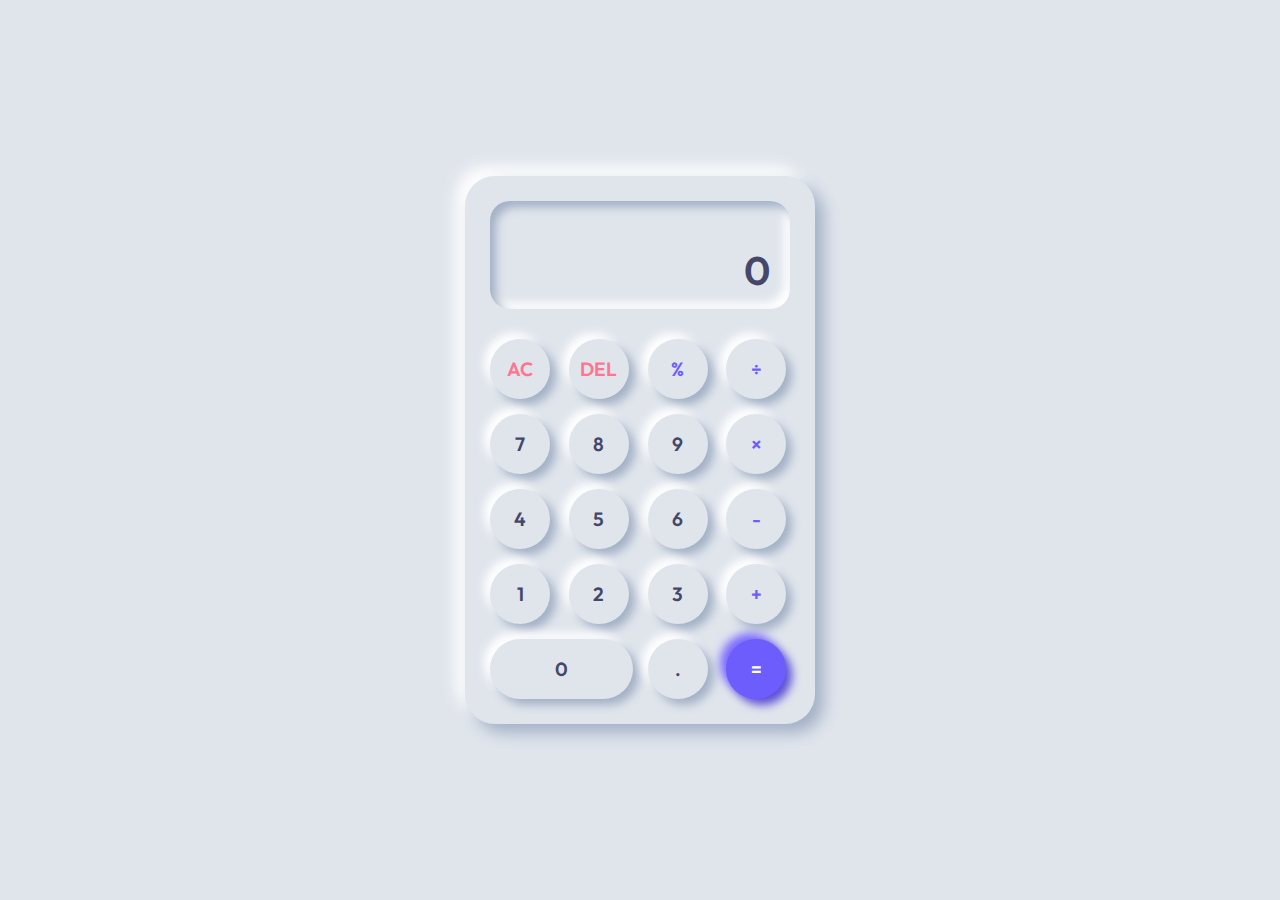
<file: Calculator/index.html>
<!DOCTYPE html>
<html lang="en">
<head>
    <meta charset="UTF-8">
    <meta name="viewport" content="width=device-width, initial-scale=1.0">
    <title>Simple Calculator</title>
    <link rel="stylesheet" href="style.css">
    <link rel="preconnect" href="https://fonts.googleapis.com">
    <link rel="preconnect" href="https://fonts.gstatic.com" crossorigin>
    <link href="https://fonts.googleapis.com/css2?family=Outfit:wght@300;400;600&display=swap" rel="stylesheet">
</head>
<body>
    <div class="container">
        <div class="calculator">
            <div class="display">
                <div class="history" id="history"></div>
                <div class="result" id="result">0</div>
            </div>
            <div class="buttons">
                <button class="btn action" data-action="clear">AC</button>
                <button class="btn action" data-action="delete">DEL</button>
                <button class="btn operator" data-operator="%">%</button>
                <button class="btn operator" data-operator="/">÷</button>

                <button class="btn number" data-number="7">7</button>
                <button class="btn number" data-number="8">8</button>
                <button class="btn number" data-number="9">9</button>
                <button class="btn operator" data-operator="*">×</button>

                <button class="btn number" data-number="4">4</button>
                <button class="btn number" data-number="5">5</button>
                <button class="btn number" data-number="6">6</button>
                <button class="btn operator" data-operator="-">-</button>

                <button class="btn number" data-number="1">1</button>
                <button class="btn number" data-number="2">2</button>
                <button class="btn number" data-number="3">3</button>
                <button class="btn operator" data-operator="+">+</button>

                <button class="btn number zero" data-number="0">0</button>
                <button class="btn number" data-number=".">.</button>
                <button class="btn equal" data-action="calculate">=</button>
            </div>
        </div>
    </div>
    <script src="script.js"></script>
</body>
</html>
</file>
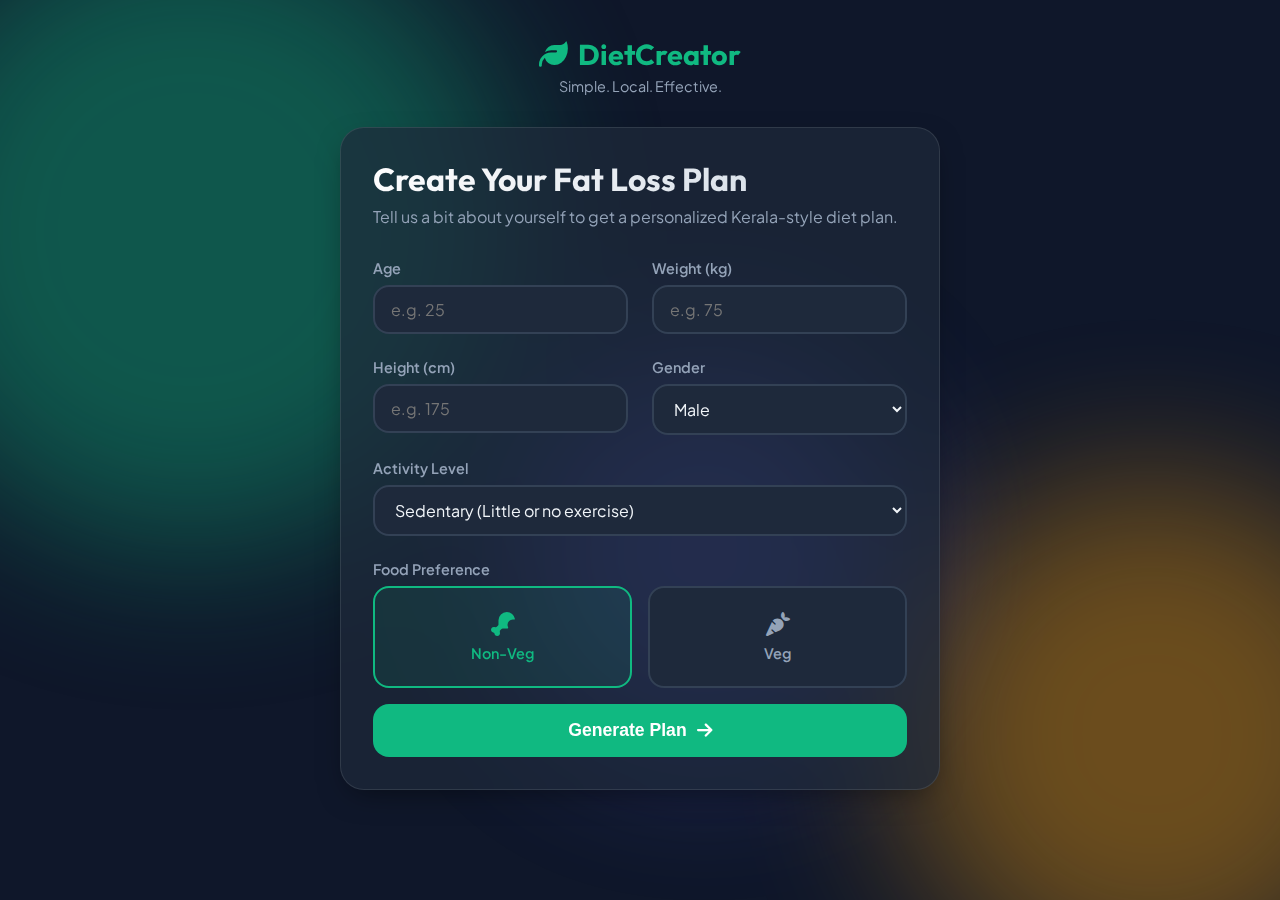
<file: fat loss diet plane creator/index.html>
<!DOCTYPE html>
<html lang="en">

<head>
    <meta charset="UTF-8">
    <meta name="viewport" content="width=device-width, initial-scale=1.0">
    <title>KetoKerala - Fat Loss Diet Creator</title>
    <link rel="preconnect" href="https://fonts.googleapis.com">
    <link rel="preconnect" href="https://fonts.gstatic.com" crossorigin>
    <link
        href="https://fonts.googleapis.com/css2?family=Outfit:wght@300;400;600;700&family=Plus+Jakarta+Sans:wght@400;500;700&display=swap"
        rel="stylesheet">
    <link rel="stylesheet" href="style.css">
    <link rel="stylesheet" href="grocery-style.css">
    <link rel="stylesheet" href="https://cdnjs.cloudflare.com/ajax/libs/font-awesome/6.4.0/css/all.min.css">
</head>

<body>

    <div class="background-blobs">
        <div class="blob blob-1"></div>
        <div class="blob blob-2"></div>
        <div class="blob blob-3"></div>
    </div>

    <div class="app-container">

        <!-- Header -->
        <header class="app-header">
            <div class="logo">
                <i class="fa-solid fa-leaf"></i>
                <span>DietCreator</span>
            </div>
            <p class="tagline">Simple. Local. Effective.</p>
        </header>

        <!-- Main Form Section -->
        <main id="input-section" class="card fade-in">
            <h1>Create Your Fat Loss Plan</h1>
            <p class="subtitle">Tell us a bit about yourself to get a personalized Kerala-style diet plan.</p>

            <form id="diet-form">
                <div class="form-grid">
                    <div class="input-group">
                        <label for="age">Age</label>
                        <input type="number" id="age" placeholder="e.g. 25" required min="10" max="100">
                    </div>

                    <div class="input-group">
                        <label for="weight">Weight (kg)</label>
                        <input type="number" id="weight" placeholder="e.g. 75" required min="20" max="200">
                    </div>

                    <div class="input-group">
                        <label for="height">Height (cm)</label>
                        <input type="number" id="height" placeholder="e.g. 175" required min="100" max="250">
                    </div>

                    <div class="input-group">
                        <label for="gender">Gender</label>
                        <select id="gender" required>
                            <option value="male">Male</option>
                            <option value="female">Female</option>
                        </select>
                    </div>

                    <div class="input-group full-width">
                        <label for="activity">Activity Level</label>
                        <select id="activity" required>
                            <option value="1.2">Sedentary (Little or no exercise)</option>
                            <option value="1.375">Lightly Active (Light exercise 1-3 days/week)</option>
                            <option value="1.55">Moderately Active (Moderate exercise 3-5 days/week)</option>
                            <option value="1.725">Very Active (Hard exercise 6-7 days/week)</option>
                        </select>
                    </div>

                    <div class="input-group full-width">
                        <label for="preference">Food Preference</label>
                        <div class="radio-group">
                            <label class="radio-card">
                                <input type="radio" name="preference" value="non-veg" checked>
                                <span class="radio-content">
                                    <i class="fa-solid fa-drumstick-bite"></i>
                                    <span>Non-Veg</span>
                                </span>
                            </label>
                            <label class="radio-card">
                                <input type="radio" name="preference" value="veg">
                                <span class="radio-content">
                                    <i class="fa-solid fa-carrot"></i>
                                    <span>Veg</span>
                                </span>
                            </label>
                        </div>
                    </div>
                </div>

                <div class="action-area">
                    <button type="submit" class="btn-primary">
                        Generate Plan <i class="fa-solid fa-arrow-right"></i>
                    </button>
                </div>
            </form>
        </main>

        <!-- Result Section (Hidden initially) -->
        <main id="result-section" class="hidden">
            <div class="dashboard-grid">
                <!-- Summary Card -->
                <div class="card summary-card fade-in-up" style="animation-delay: 0.1s;">
                    <h2>Your Daily Target</h2>
                    <div class="stats-row">
                        <div class="stat-item">
                            <span class="stat-value" id="res-calories">0</span>
                            <span class="stat-label">Calories</span>
                        </div>
                        <div class="stat-divider"></div>
                        <div class="stat-item">
                            <span class="stat-value" id="res-water">0L</span>
                            <span class="stat-label">Water</span>
                        </div>
                    </div>
                    <div class="bmi-badge" id="res-bmi-badge">BMI: <span id="res-bmi">0</span></div>
                </div>

                <!-- Plan Container -->
                <div id="plan-container" class="plan-container">
                    <!-- Days will be injected here -->
                </div>
            </div>

            <div class="action-area fixed-bottom">
                <button id="regenerate-btn" class="btn-secondary">
                    <i class="fa-solid fa-rotate"></i> Regenerate
                </button>
                <button id="grocery-btn" class="btn-secondary">
                    <i class="fa-solid fa-basket-shopping"></i> Shopping List
                </button>
                <button id="reset-btn" class="btn-outline">
                    Start Over
                </button>
            </div>

            <!-- Grocery List Modal/Overlay -->
            <div id="grocery-modal" class="modal hidden">
                <div class="modal-content card slide-up">
                    <div class="modal-header">
                        <h2>Weekly Essentials</h2>
                        <button id="close-grocery" class="icon-btn"><i class="fa-solid fa-xmark"></i></button>
                    </div>
                    <div id="grocery-list-items" class="grocery-grid">
                        <!-- Items injected here -->
                    </div>
                </div>
            </div>
        </main>

    </div>

    <script src="script.js"></script>
</body>

</html>
</file>
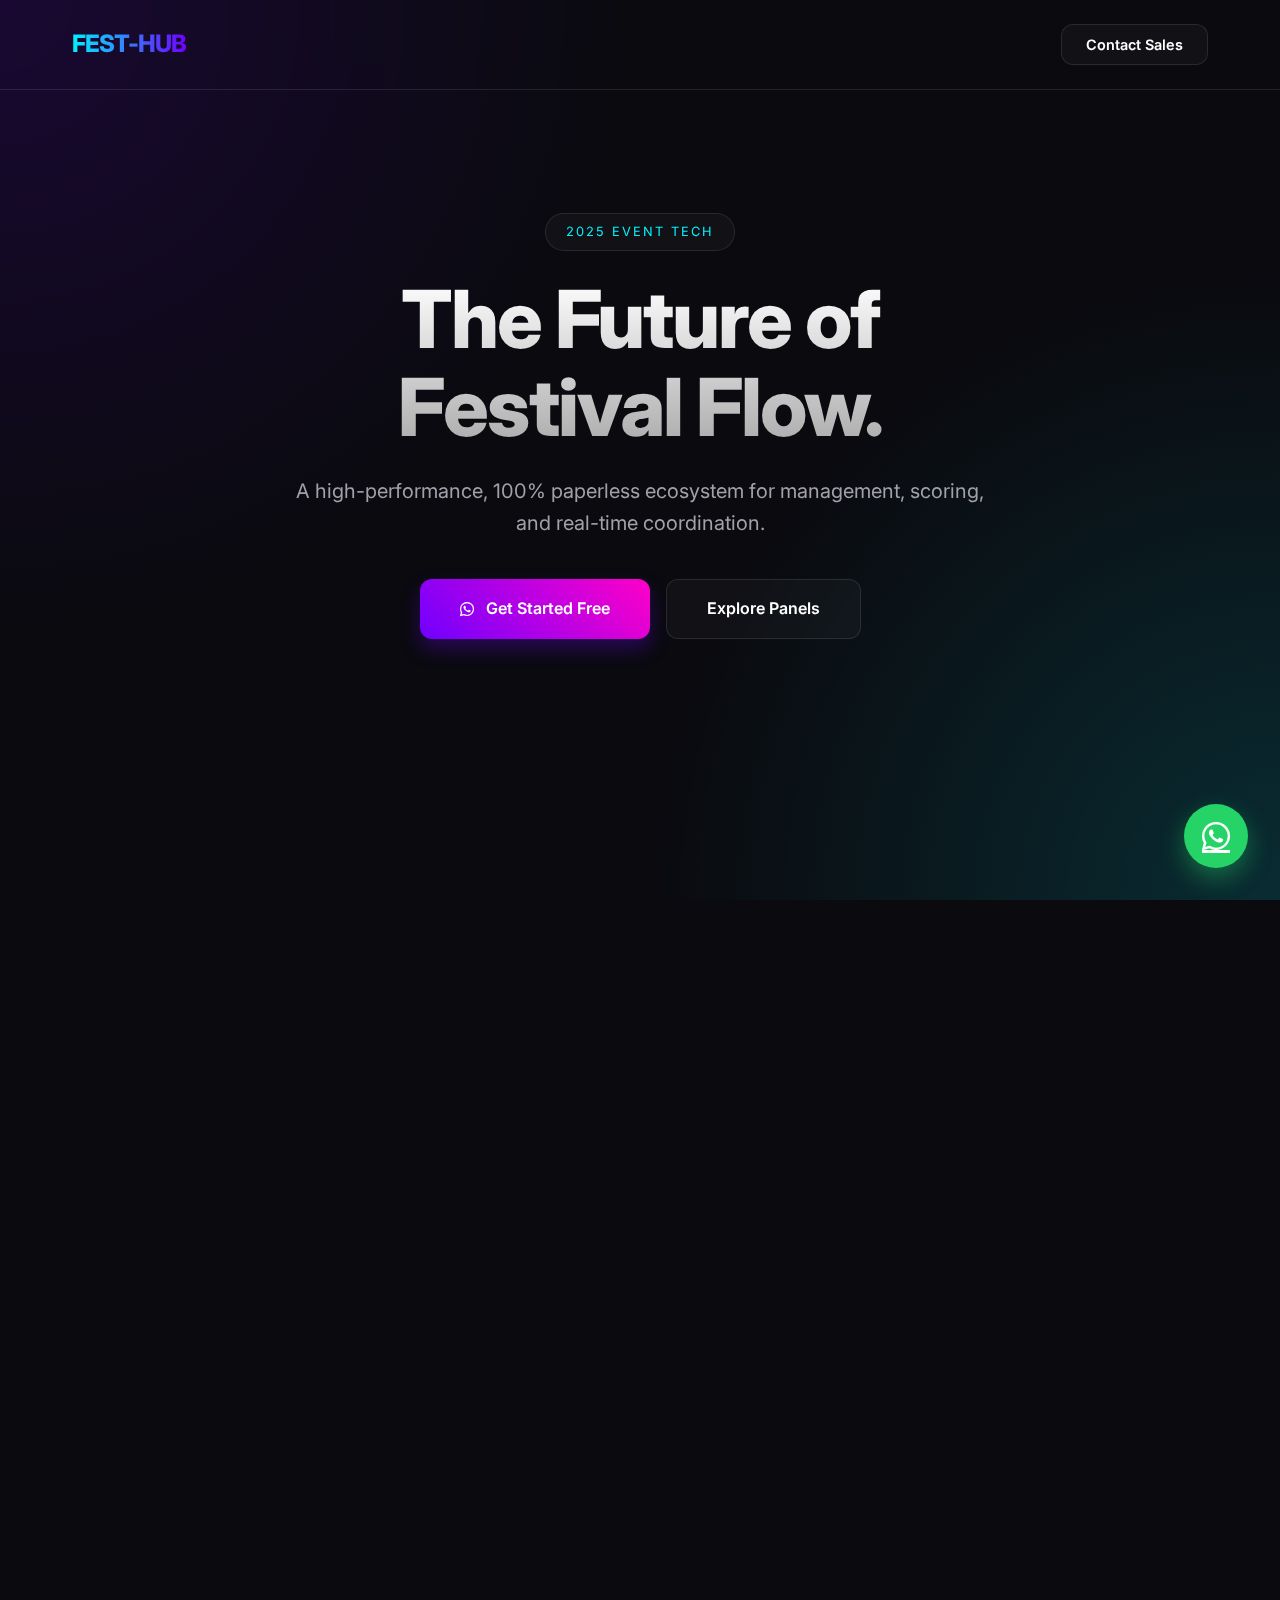
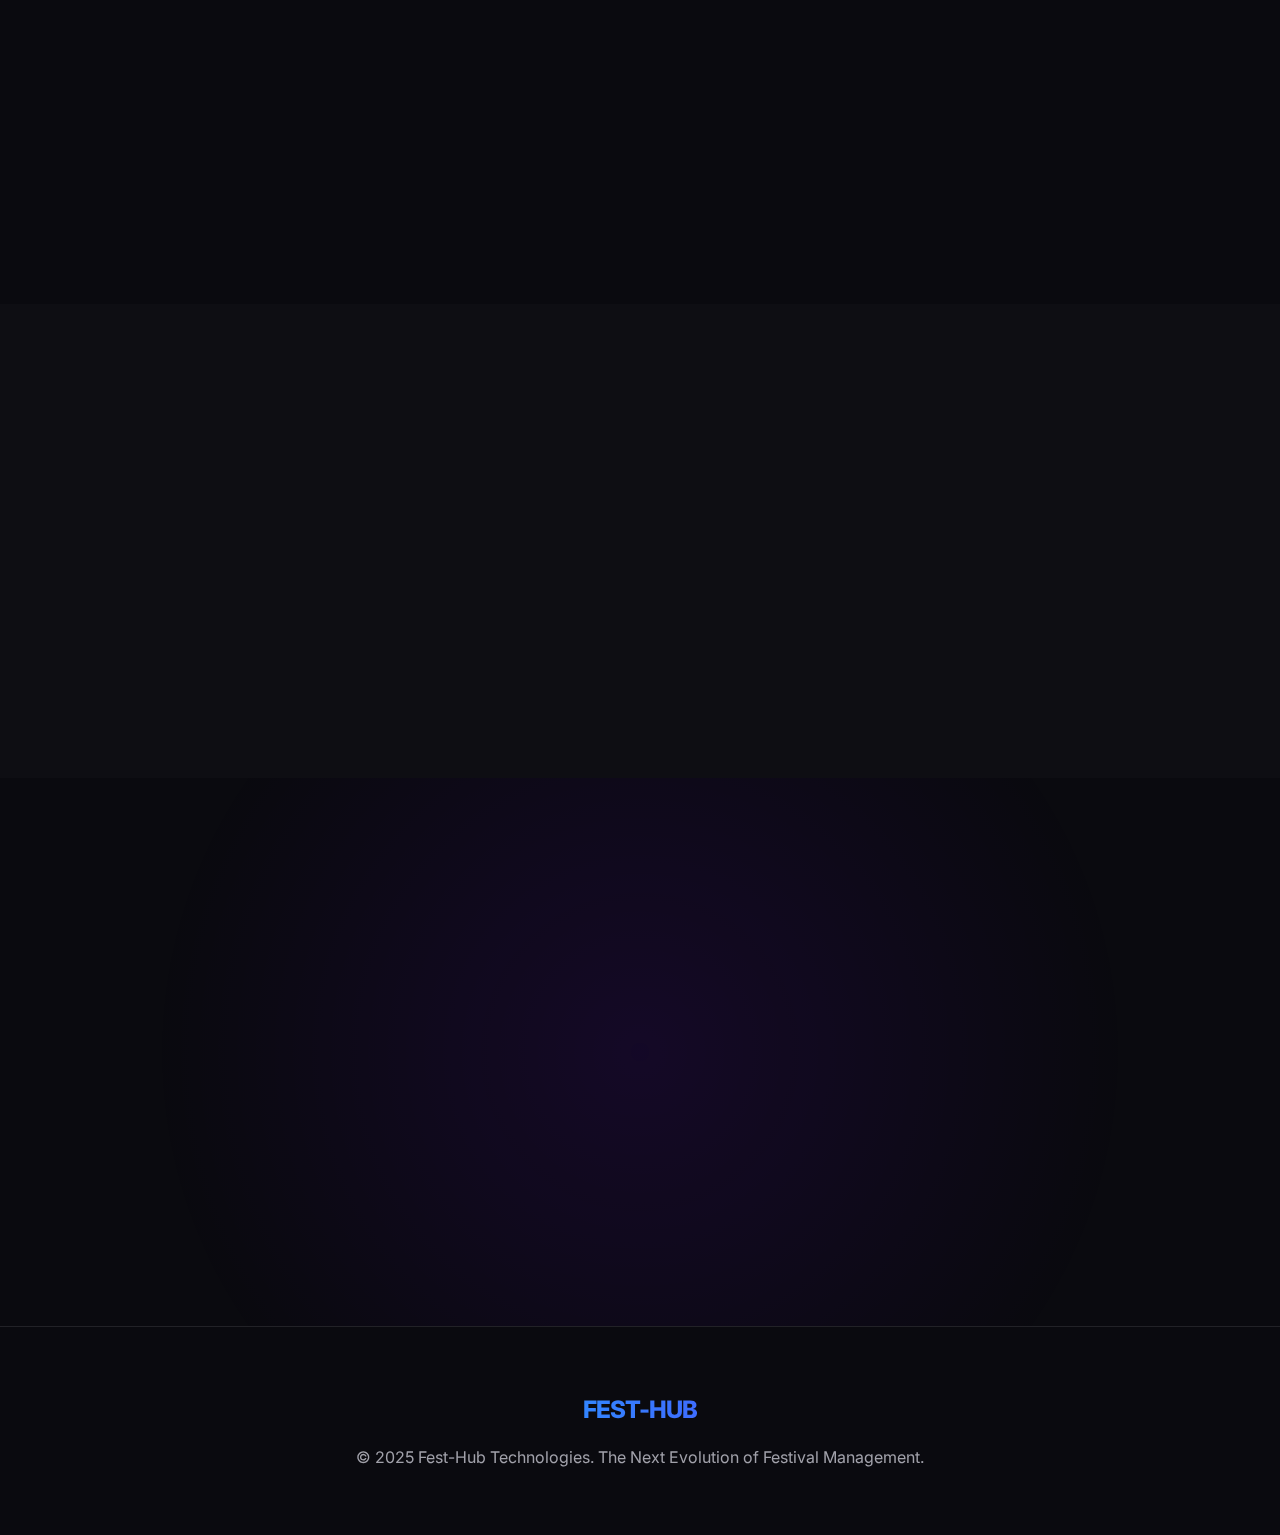
<file: fest-hub/index.html>
<!DOCTYPE html>
<html lang="en">

<head>
    <meta charset="UTF-8">
    <meta name="viewport" content="width=device-width, initial-scale=1.0">
    <title>Fest-Hub | Next-Gen Festival Management</title>
    <link rel="preconnect" href="https://fonts.googleapis.com">
    <link rel="preconnect" href="https://fonts.gstatic.com" crossorigin>
    <link href="https://fonts.googleapis.com/css2?family=Inter:wght@300;400;600;800&display=swap" rel="stylesheet">
    <link rel="stylesheet" href="https://cdnjs.cloudflare.com/ajax/libs/font-awesome/6.4.0/css/all.min.css">
    <style>
        :root {
            --accent-primary: #00f2fe;
            --accent-secondary: #7000ff;
            --glass-bg: rgba(255, 255, 255, 0.03);
            --glass-border: rgba(255, 255, 255, 0.1);
            --bg-dark: #0a0a0f;
            --text-main: #ffffff;
            --text-muted: #a1a1aa;
            --card-shadow: 0 8px 32px 0 rgba(0, 0, 0, 0.8);
            --transition-smooth: all 0.4s cubic-bezier(0.4, 0, 0.2, 1);
        }

        * {
            margin: 0;
            padding: 0;
            box-sizing: border-box;
        }

        body {
            font-family: 'Inter', sans-serif;
            background-color: var(--bg-dark);
            color: var(--text-main);
            line-height: 1.6;
            overflow-x: hidden;
            scroll-behavior: smooth;
        }

        /* Animated Mesh Background */
        .bg-mesh {
            position: fixed;
            top: 0;
            left: 0;
            width: 100%;
            height: 100%;
            z-index: -1;
            background:
                radial-gradient(circle at 0% 0%, rgba(112, 0, 255, 0.15) 0%, transparent 40%),
                radial-gradient(circle at 100% 100%, rgba(0, 242, 254, 0.15) 0%, transparent 40%),
                radial-gradient(circle at 50% 50%, rgba(10, 10, 15, 1) 0%, rgba(10, 10, 15, 1) 100%);
        }

        .container {
            max-width: 1200px;
            margin: 0 auto;
            padding: 0 2rem;
        }

        /* Navigation */
        nav {
            position: fixed;
            top: 0;
            width: 100%;
            padding: 1.5rem 0;
            z-index: 100;
            backdrop-filter: blur(10px);
            border-bottom: 1px solid var(--glass-border);
        }

        .nav-content {
            display: flex;
            justify-content: space-between;
            align-items: center;
        }

        .logo {
            font-size: 1.5rem;
            font-weight: 800;
            background: linear-gradient(to right, var(--accent-primary), var(--accent-secondary));
            -webkit-background-clip: text;
            -webkit-text-fill-color: transparent;
            letter-spacing: -1px;
        }

        /* Hero Section */
        .hero {
            height: 100vh;
            display: flex;
            align-items: center;
            justify-content: center;
            text-align: center;
            position: relative;
            padding-top: 80px;
        }

        .hero-badge {
            display: inline-block;
            padding: 0.5rem 1.25rem;
            background: var(--glass-bg);
            border: 1px solid var(--glass-border);
            border-radius: 100px;
            font-size: 0.8rem;
            text-transform: uppercase;
            letter-spacing: 2px;
            margin-bottom: 1.5rem;
            color: var(--accent-primary);
        }

        .hero h1 {
            font-size: clamp(2.5rem, 8vw, 5rem);
            font-weight: 800;
            line-height: 1.1;
            margin-bottom: 1.5rem;
            letter-spacing: -2px;
            background: linear-gradient(180deg, #fff 0%, #aaa 100%);
            -webkit-background-clip: text;
            -webkit-text-fill-color: transparent;
        }

        .hero p {
            font-size: clamp(1rem, 2vw, 1.25rem);
            color: var(--text-muted);
            max-width: 700px;
            margin: 0 auto 2.5rem;
        }

        .cta-group {
            display: flex;
            gap: 1rem;
            justify-content: center;
            flex-wrap: wrap;
        }

        .btn {
            padding: 1rem 2.5rem;
            border-radius: 12px;
            font-weight: 600;
            text-decoration: none;
            transition: var(--transition-smooth);
            display: inline-flex;
            align-items: center;
            gap: 0.75rem;
        }

        .btn-primary {
            background: linear-gradient(45deg, var(--accent-secondary), #ff00c8);
            color: white;
            box-shadow: 0 10px 20px rgba(112, 0, 255, 0.3);
        }

        .btn-primary:hover {
            transform: translateY(-3px);
            box-shadow: 0 15px 30px rgba(112, 0, 255, 0.5);
        }

        .btn-outline {
            border: 1px solid var(--glass-border);
            background: var(--glass-bg);
            color: white;
            backdrop-filter: blur(5px);
        }

        .btn-outline:hover {
            background: rgba(255, 255, 255, 0.1);
            border-color: var(--accent-primary);
        }

        /* Section Layouts */
        section {
            padding: 8rem 0;
        }

        .section-header {
            text-align: center;
            margin-bottom: 4rem;
        }

        .section-header h2 {
            font-size: 3rem;
            font-weight: 800;
            margin-bottom: 1rem;
        }

        /* Glass Cards */
        .glass-card {
            background: var(--glass-bg);
            border: 1px solid var(--glass-border);
            backdrop-filter: blur(12px);
            border-radius: 24px;
            padding: 2.5rem;
            transition: var(--transition-smooth);
            position: relative;
            overflow: hidden;
        }

        .glass-card::before {
            content: '';
            position: absolute;
            top: 0;
            left: -100%;
            width: 100%;
            height: 100%;
            background: linear-gradient(90deg,
                    transparent,
                    rgba(255, 255, 255, 0.05),
                    transparent);
            transition: 0.5s;
        }

        .glass-card:hover::before {
            left: 100%;
        }

        .glass-card:hover {
            border-color: var(--accent-primary);
            transform: translateY(-10px);
            box-shadow: 0 20px 40px rgba(0, 0, 0, 0.4);
        }

        /* Panels Grid */
        .panels-grid {
            display: grid;
            grid-template-columns: repeat(auto-fill, minmax(280px, 1fr));
            gap: 1.5rem;
        }

        .panel-icon {
            width: 60px;
            height: 60px;
            background: linear-gradient(45deg, var(--accent-primary), var(--accent-secondary));
            border-radius: 16px;
            display: flex;
            align-items: center;
            justify-content: center;
            font-size: 1.5rem;
            margin-bottom: 1.5rem;
            color: white;
        }

        .panel-card h3 {
            font-size: 1.25rem;
            margin-bottom: 0.75rem;
        }

        .panel-card p {
            color: var(--text-muted);
            font-size: 0.95rem;
        }

        /* Features */
        .features-grid {
            display: grid;
            grid-template-columns: repeat(3, 1fr);
            gap: 2rem;
        }

        @media (max-width: 992px) {
            .features-grid {
                grid-template-columns: 1fr 1fr;
            }
        }

        @media (max-width: 768px) {
            .features-grid {
                grid-template-columns: 1fr;
            }

            .hero h1 {
                font-size: 3rem;
            }
        }

        .feature-item {
            display: flex;
            gap: 1.5rem;
            align-items: flex-start;
        }

        .feature-item i {
            color: var(--accent-primary);
            font-size: 1.5rem;
            margin-top: 0.25rem;
        }

        /* Pricing Area */
        .pricing-section {
            background: radial-gradient(circle at center, rgba(112, 0, 255, 0.1), transparent 70%);
        }

        .pricing-box {
            max-width: 800px;
            margin: 0 auto;
            text-align: center;
            border: 2px solid var(--accent-primary);
        }

        /* Floating WhatsApp */
        .whatsapp-btn {
            position: fixed;
            bottom: 2rem;
            right: 2rem;
            width: 64px;
            height: 64px;
            background: #25D366;
            border-radius: 50%;
            display: flex;
            align-items: center;
            justify-content: center;
            color: white;
            font-size: 2rem;
            box-shadow: 0 10px 25px rgba(37, 211, 102, 0.4);
            transition: var(--transition-smooth);
            z-index: 1000;
        }

        .whatsapp-btn:hover {
            transform: scale(1.1) rotate(10deg);
        }

        /* Animations */
        .reveal {
            opacity: 0;
            transform: translateY(30px);
            transition: all 0.8s ease-out;
        }

        .reveal.active {
            opacity: 1;
            transform: translateY(0);
        }

        footer {
            padding: 4rem 0;
            border-top: 1px solid var(--glass-border);
            text-align: center;
            color: var(--text-muted);
        }
    </style>
</head>

<body>
    <div class="bg-mesh"></div>

    <nav>
        <div class="container nav-content">
            <div class="logo">FEST-HUB</div>
            <div class="cta-nav">
                <a href="#contact" class="btn btn-outline" style="padding: 0.5rem 1.5rem; font-size: 0.9rem;">Contact
                    Sales</a>
            </div>
        </div>
    </nav>

    <!-- Hero Section -->
    <section class="hero">
        <div class="container">
            <span class="hero-badge">2025 Event Tech</span>
            <h1>The Future of<br><span style="color: var(--accent-primary)">Festival Flow.</span></h1>
            <p>A high-performance, 100% paperless ecosystem for management, scoring, and real-time coordination.</p>
            <div class="cta-group">
                <a href="https://wa.me/8111858488" class="btn btn-primary">
                    <i class="fab fa-whatsapp"></i> Get Started Free
                </a>
                <a href="#panels" class="btn btn-outline">Explore Panels</a>
            </div>
        </div>
    </section>

    <!-- Panels Overview -->
    <section id="panels">
        <div class="container">
            <div class="section-header reveal">
                <h2>Powerful Control Panels</h2>
                <p style="color: var(--text-muted)">Every role, perfected in one digital workspace.</p>
            </div>

            <div class="panels-grid">
                <!-- Panel Item -->
                <div class="glass-card panel-card reveal">
                    <div class="panel-icon"><i class="fas fa-user-shield"></i></div>
                    <h3>Admin Hub</h3>
                    <p>Total oversight of your event. Monitor live statuses and manage global configurations.</p>
                </div>
                <div class="glass-card panel-card reveal">
                    <div class="panel-icon"><i class="fas fa-gavel"></i></div>
                    <h3>Judge Scoring</h3>
                    <p>Secure, lag-free mark entry with automated calculations and verification.</p>
                </div>
                <div class="glass-card panel-card reveal">
                    <div class="panel-icon"><i class="fas fa-couch"></i></div>
                    <h3>Green Room</h3>
                    <p>Real-time Performer tracking. Keep the stage moving without a single printed sheet.</p>
                </div>
                <div class="glass-card panel-card reveal">
                    <div class="panel-icon"><i class="fas fa-trophy"></i></div>
                    <h3>Prizing Panel</h3>
                    <p>Instant leaderboard generation and award ceremony automation.</p>
                </div>
                <div class="glass-card panel-card reveal">
                    <div class="panel-icon"><i class="fas fa-users"></i></div>
                    <h3>Team Portal</h3>
                    <p>Self-service results and schedule access for all participating teams.</p>
                </div>
                <div class="glass-card panel-card reveal">
                    <div class="panel-icon"><i class="fas fa-bullhorn"></i></div>
                    <h3>Media & Launch</h3>
                    <p>Broadcast results to public screens and mobile devices instantly.</p>
                </div>
            </div>
        </div>
    </section>

    <!-- Key Features -->
    <section id="features" style="background: rgba(255,255,255,0.02)">
        <div class="container">
            <div class="section-header reveal">
                <h2>Why Fest-Hub?</h2>
            </div>
            <div class="features-grid">
                <div class="feature-item reveal">
                    <i class="fas fa-bolt"></i>
                    <div>
                        <h4>Real-Time Sync</h4>
                        <p style="color: var(--text-muted)">Changes reflect across all devices in under 100ms.</p>
                    </div>
                </div>
                <div class="feature-item reveal">
                    <i class="fas fa-lock"></i>
                    <div>
                        <h4>Encrypted Scoring</h4>
                        <p style="color: var(--text-muted)">End-to-end security for judge marks and results.</p>
                    </div>
                </div>
                <div class="feature-item reveal">
                    <i class="fas fa-leaf"></i>
                    <div>
                        <h4>Eco-Friendly</h4>
                        <p style="color: var(--text-muted)">Save thousands of pages per festival day.</p>
                    </div>
                </div>
            </div>
        </div>
    </section>

    <!-- Pricing -->
    <section id="pricing" class="pricing-section">
        <div class="container">
            <div class="glass-card pricing-box reveal">
                <h2 style="margin-bottom: 1.5rem">Bespoke Pricing</h2>
                <p style="color: var(--text-muted); margin-bottom: 2rem; font-size: 1.1rem;">
                    We scale with your event. Whether it's a local talent show or a multi-day national festival, we
                    build a package for you.
                </p>
                <a href="https://wa.me/8111858488" class="btn btn-primary">Request a Quote</a>
            </div>
        </div>
    </section>

    <!-- WhatsApp Floating -->
    <a href="https://wa.me/8111858488" class="whatsapp-btn" target="_blank">
        <i class="fab fa-whatsapp"></i>
    </a>

    <footer>
        <div class="container">
            <div class="logo" style="margin-bottom: 1rem;">FEST-HUB</div>
            <p>&copy; 2025 Fest-Hub Technologies. The Next Evolution of Festival Management.</p>
        </div>
    </footer>

    <script>
        // Scroll Reveal Logic
        function reveal() {
            var reveals = document.querySelectorAll(".reveal");
            for (var i = 0; i < reveals.length; i++) {
                var windowHeight = window.innerHeight;
                var elementTop = reveals[i].getBoundingClientRect().top;
                var elementVisible = 150;
                if (elementTop < windowHeight - elementVisible) {
                    reveals[i].classList.add("active");
                }
            }
        }

        window.addEventListener("scroll", reveal);
        // Trigger once on load
        window.onload = reveal;

        // Smooth Mouse Movement Background Effect
        document.addEventListener('mousemove', (e) => {
            const mesh = document.querySelector('.bg-mesh');
            const x = e.clientX / window.innerWidth * 100;
            const y = e.clientY / window.innerHeight * 100;
            mesh.style.background = `
                radial-gradient(circle at ${x}% ${y}%, rgba(112, 0, 255, 0.15) 0%, transparent 40%),
                radial-gradient(circle at 100% 100%, rgba(0, 242, 254, 0.15) 0%, transparent 40%),
                radial-gradient(circle at 50% 50%, rgba(10, 10, 15, 1) 0%, rgba(10, 10, 15, 1) 100%)
            `;
        });
    </script>
</body>

</html>
</file>
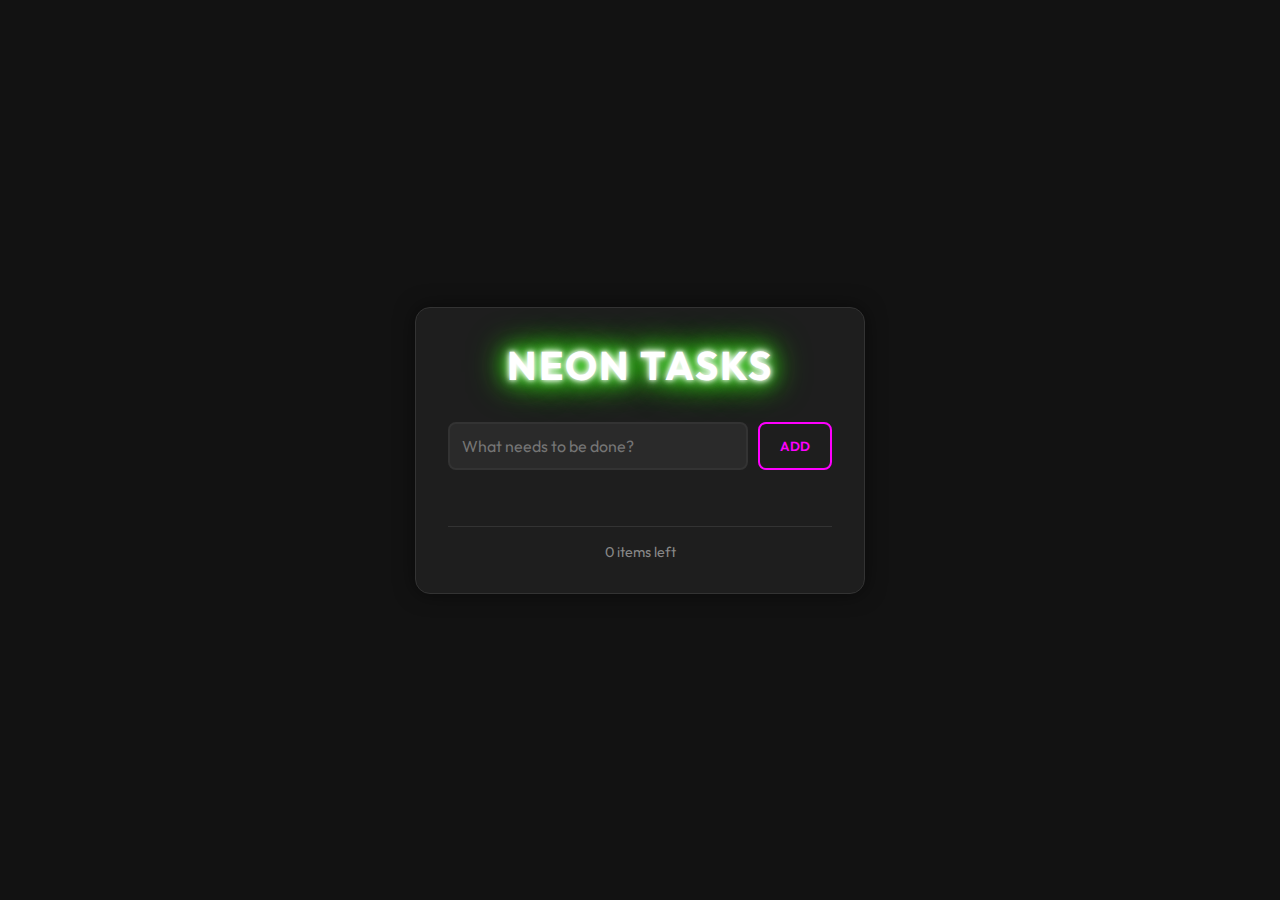
<file: Neon To-Do Manager/index.html>
<!DOCTYPE html>
<html lang="en">
<head>
    <meta charset="UTF-8">
    <meta name="viewport" content="width=device-width, initial-scale=1.0">
    <title>Neon To-Do Manager</title>
    <link rel="stylesheet" href="style.css">
    <link rel="preconnect" href="https://fonts.googleapis.com">
    <link rel="preconnect" href="https://fonts.gstatic.com" crossorigin>
    <link href="https://fonts.googleapis.com/css2?family=Outfit:wght@300;400;600&display=swap" rel="stylesheet">
</head>
<body>
    <div class="container">
        <header>
            <h1 class="neon-text">NEON TASKS</h1>
        </header>
        
        <div class="input-group">
            <input type="text" id="task-input" placeholder="What needs to be done?">
            <button id="add-btn">ADD</button>
        </div>

        <ul id="task-list">
            <!-- Tasks will be added here -->
        </ul>

        <footer>
            <p> <span id="task-count">0</span> items left</p>
        </footer>
    </div>

    <script src="script.js"></script>
</body>
</html>
</file>
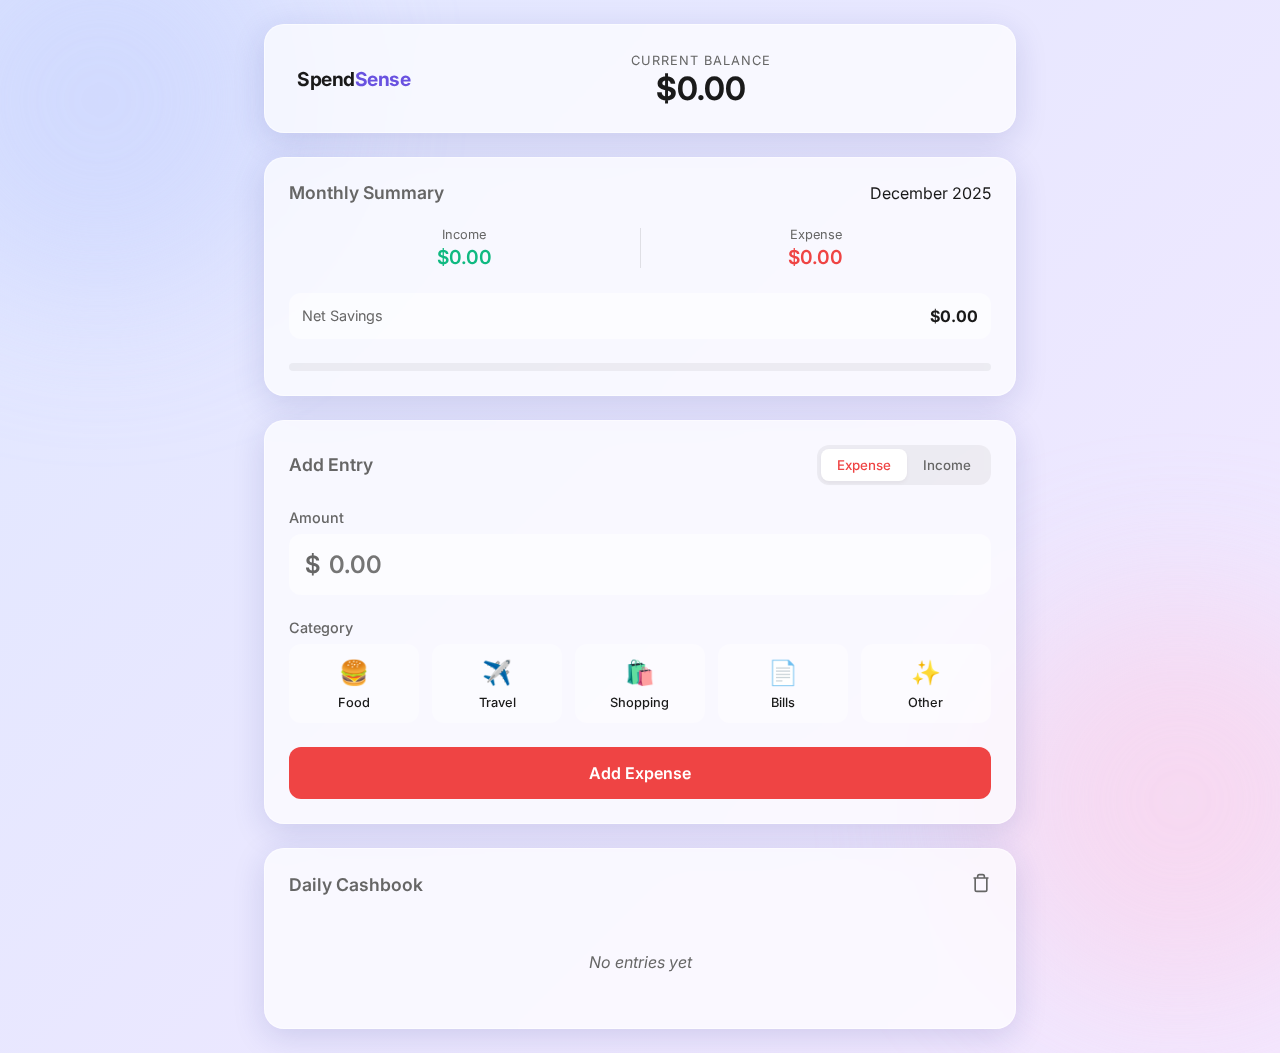
<file: Spend-Sense/index.html>
<!DOCTYPE html>
<html lang="en">

<head>
    <meta charset="UTF-8">
    <meta name="viewport" content="width=device-width, initial-scale=1.0">
    <title>Smart Expense Visualizer</title>
    <link rel="preconnect" href="https://fonts.googleapis.com">
    <link rel="preconnect" href="https://fonts.gstatic.com" crossorigin>
    <link href="https://fonts.googleapis.com/css2?family=Inter:wght@300;400;500;600;700&display=swap" rel="stylesheet">
    <link rel="stylesheet" href="css/style.css?v=2.0">
</head>

<body>
    <div class="app-container">
        <header class="glass-header">
            <div class="header-content">
                <div class="logo">
                    <div class="logo-icon"></div>
                    <h1>Spend<span class="highlight">Sense</span></h1>
                </div>
                <div class="balance-display">
                    <span class="balance-label">Current Balance</span>
                    <h2 class="balance-amount" id="currentBalance">$0.00</h2>
                </div>
                <div class="user-profile">
                    <div class="avatar"></div>
                </div>
            </div>
        </header>

        <main class="dashboard-grid">
            <!-- Summary Section -->
            <section class="summary-card glass-panel">
                <div class="card-header">
                    <h2>Monthly Summary</h2>
                    <span class="date-badge" id="currentMonth">December 2025</span>
                </div>
                <div class="summary-stats">
                    <div class="stat-item income">
                        <span class="stat-label">Income</span>
                        <span class="stat-value" id="totalIncome">$0.00</span>
                    </div>
                    <div class="stat-divider"></div>
                    <div class="stat-item expense">
                        <span class="stat-label">Expense</span>
                        <span class="stat-value" id="totalExpense">$0.00</span>
                    </div>
                </div>
                <div class="net-savings">
                    <span class="label">Net Savings</span>
                    <span class="value" id="netSavings">$0.00</span>
                </div>
                <div class="mini-chart">
                    <div class="bar-chart">
                        <div class="bar income-bar" id="incomeBar" style="width: 0%"></div>
                        <div class="bar expense-bar" id="expenseBar" style="width: 0%"></div>
                    </div>
                </div>
            </section>

            <!-- Input Section -->
            <section class="input-card glass-panel">
                <div class="card-header">
                    <h2>Add Entry</h2>
                    <div class="type-toggle">
                        <button class="toggle-btn active" data-type="expense">Expense</button>
                        <button class="toggle-btn" data-type="income">Income</button>
                    </div>
                </div>
                <form id="expenseForm" class="expense-form">
                    <div class="input-group">
                        <label for="amount">Amount</label>
                        <div class="amount-input-wrapper">
                            <span class="currency">$</span>
                            <input type="number" id="amount" placeholder="0.00" step="0.01" required>
                        </div>
                    </div>

                    <div class="input-group" id="categoryGroup">
                        <label>Category</label>
                        <div class="category-grid" id="categoryGrid">
                            <!-- Categories will be generated by JS -->
                        </div>
                        <input type="hidden" id="selectedCategory" required>
                    </div>

                    <button type="submit" class="btn-primary" id="submitBtn">
                        <span class="btn-text">Add Expense</span>
                        <div class="btn-glow"></div>
                    </button>
                </form>
            </section>

            <!-- Daily Cashbook -->
            <section class="history-card glass-panel">
                <div class="card-header">
                    <h2>Daily Cashbook</h2>
                    <button class="btn-icon" id="clearHistory" title="Clear History">
                        <svg width="20" height="20" viewBox="0 0 24 24" fill="none" stroke="currentColor"
                            stroke-width="2">
                            <path d="M3 6h18M19 6v14a2 2 0 01-2 2H7a2 2 0 01-2-2V6m3 0V4a2 2 0 012-2h4a2 2 0 012 2v2">
                            </path>
                        </svg>
                    </button>
                </div>
                <div class="timeline-container" id="transactionList">
                    <!-- Timeline entries will be injected here -->
                    <div class="empty-state">
                        <p>No entries yet</p>
                    </div>
                </div>
            </section>
        </main>
    </div>

    <!-- Custom Modal -->
    <div class="modal-overlay" id="confirmModal">
        <div class="glass-panel modal-content">
            <h3>Clear History?</h3>
            <p>This will permanently delete all your expense data. This action cannot be undone.</p>
            <div class="modal-actions">
                <button class="btn-secondary" id="cancelModal">Cancel</button>
                <button class="btn-danger" id="confirmDelete">Delete Everything</button>
            </div>
        </div>
    </div>

    <!-- Scripts -->
    <script type="module" src="js/app.js?v=2.0"></script>
</body>

</html>
</file>
<file: Calculator/style.css>
:root {
    --bg-color: #e0e5ec;
    --text-color: #44476a;
    --shadow-light: #ffffff;
    --shadow-dark: #a3b1c6;
    --primary-color: #6d5dfc;
    --accent-color: #e4ebf5;
    --operator-color: #ff758f;
}

* {
    margin: 0;
    padding: 0;
    box-sizing: border-box;
    font-family: 'Outfit', sans-serif;
}

body {
    background-color: var(--bg-color);
    display: flex;
    justify-content: center;
    align-items: center;
    min-height: 100vh;
    color: var(--text-color);
}

.container {
    padding: 20px;
}

.calculator {
    width: 350px;
    background-color: var(--bg-color);
    border-radius: 30px;
    box-shadow: 9px 9px 16px var(--shadow-dark),
        -9px -9px 16px var(--shadow-light);
    padding: 25px;
    display: flex;
    flex-direction: column;
    gap: 20px;
}

.display {
    background-color: var(--bg-color);
    border-radius: 20px;
    box-shadow: inset 6px 6px 10px var(--shadow-dark),
        inset -6px -6px 10px var(--shadow-light);
    padding: 20px;
    text-align: right;
    display: flex;
    flex-direction: column;
    justify-content: flex-end;
    height: 108px;
    margin-bottom: 10px;
}

.history {
    font-size: 1rem;
    color: #888;
    min-height: 1.2rem;
    margin-bottom: 5px;
    overflow: hidden;
    text-overflow: ellipsis;
    white-space: nowrap;
}

.result {
    font-size: 2.5rem;
    font-weight: 600;
    color: var(--text-color);
    overflow: hidden;
    text-overflow: ellipsis;
    white-space: nowrap;
    transition: all 0.2s ease;
}

.buttons {
    display: grid;
    grid-template-columns: repeat(4, 1fr);
    gap: 15px;
}

.btn {
    border: none;
    outline: none;
    background-color: var(--bg-color);
    border-radius: 50%;
    width: 60px;
    height: 60px;
    font-size: 1.2rem;
    font-weight: 600;
    color: var(--text-color);
    box-shadow: 6px 6px 10px var(--shadow-dark),
        -6px -6px 10px var(--shadow-light);
    cursor: pointer;
    transition: all 0.2s ease;
    display: flex;
    justify-content: center;
    align-items: center;
    user-select: none;
}

.btn:active {
    box-shadow: inset 4px 4px 8px var(--shadow-dark),
        inset -4px -4px 8px var(--shadow-light);
    transform: scale(0.95);
}

.btn:hover {
    color: var(--primary-color);
}

.btn.operator {
    color: var(--primary-color);
}

.btn.action {
    color: var(--operator-color);
}

.btn.equal {
    background-color: var(--primary-color);
    color: #fff;
    box-shadow: 6px 6px 10px #5c4ed6,
        -6px -6px 10px #7e6cff;
}

.btn.equal:active {
    box-shadow: inset 4px 4px 8px #4a3eb0,
        inset -4px -4px 8px #9080ff;
}

.btn.equal:hover {
    color: #fff;
    filter: brightness(1.1);
}

.btn.zero {
    grid-column: span 2;
    width: 100%;
    border-radius: 30px;
}

/* Animations */
@keyframes pop {
    0% {
        transform: scale(1);
    }

    50% {
        transform: scale(1.1);
    }

    100% {
        transform: scale(1);
    }
}

.pop-anim {
    animation: pop 0.2s ease;
}

/* Dark Mode Support (Optional, based on system preference) */
@media (prefers-color-scheme: dark) {
    :root {
        --bg-color: #2d3436;
        --text-color: #dfe6e9;
        --shadow-light: #3a4346;
        --shadow-dark: #202526;
        --primary-color: #74b9ff;
        --operator-color: #ff7675;
    }

    .btn.equal {
        box-shadow: 6px 6px 10px #1e272e,
            -6px -6px 10px #3d4c53;
    }

    .btn.equal:active {
        box-shadow: inset 4px 4px 8px #1e272e,
            inset -4px -4px 8px #3d4c53;
    }
}
</file>
<file: fat loss diet plane creator/style.css>
:root {
    --primary: #10B981; /* Emerald 500 */
    --primary-dark: #059669;
    --accent: #F59E0B; /* Amber 500 */
    --bg-dark: #0F172A; /* Slate 900 */
    --surface: #1E293B; /* Slate 800 */
    --surface-light: #334155;
    --text-main: #F1F5F9;
    --text-muted: #94A3B8;
    --border: #334155;
    --glass: rgba(30, 41, 59, 0.7);
    
    --font-heading: 'Outfit', sans-serif;
    --font-body: 'Plus Jakarta Sans', sans-serif;

    --radius-lg: 24px;
    --radius-md: 16px;
    --shadow: 0 10px 30px -10px rgba(0, 0, 0, 0.5);
}

* {
    margin: 0;
    padding: 0;
    box-sizing: border-box;
    -webkit-font-smoothing: antialiased;
}

body {
    background-color: var(--bg-dark);
    color: var(--text-main);
    font-family: var(--font-body);
    min-height: 100vh;
    display: flex;
    justify-content: center;
    padding: 20px;
    overflow-x: hidden;
    position: relative;
}

/* Background Blobs */
.background-blobs {
    position: fixed;
    top: 0;
    left: 0;
    width: 100%;
    height: 100%;
    z-index: -1;
    overflow: hidden;
    pointer-events: none;
}

.blob {
    position: absolute;
    border-radius: 50%;
    filter: blur(80px);
    opacity: 0.4;
    animation: float 10s infinite alternate ease-in-out;
}

.blob-1 { top: -10%; left: -10%; width: 50vw; height: 50vw; background: var(--primary); }
.blob-2 { bottom: -10%; right: -10%; width: 40vw; height: 40vw; background: var(--accent); animation-delay: -5s; }
.blob-3 { top: 40%; left: 40%; width: 30vw; height: 30vw; background: #6366f1; animation-duration: 15s; }

@keyframes float {
    0% { transform: translate(0, 0); }
    100% { transform: translate(30px, 30px); }
}

.app-container {
    width: 100%;
    max-width: 600px;
    margin: 0 auto;
    position: relative;
    z-index: 1;
}

/* Header */
.app-header {
    text-align: center;
    margin-bottom: 2rem;
    padding-top: 1rem;
}

.logo {
    font-family: var(--font-heading);
    font-size: 1.8rem;
    font-weight: 700;
    color: var(--primary);
    display: flex;
    align-items: center;
    justify-content: center;
    gap: 10px;
}

.tagline {
    color: var(--text-muted);
    font-size: 0.9rem;
    margin-top: 5px;
}

/* Cards & Glassmorphism */
.card {
    background: var(--glass);
    backdrop-filter: blur(12px);
    -webkit-backdrop-filter: blur(12px);
    border: 1px solid rgba(255, 255, 255, 0.1);
    border-radius: var(--radius-lg);
    padding: 2rem;
    box-shadow: var(--shadow);
    margin-bottom: 2rem;
}

h1 {
    font-family: var(--font-heading);
    font-size: 2rem;
    line-height: 1.2;
    margin-bottom: 0.5rem;
    background: linear-gradient(135deg, #fff, #cbd5e1);
    -webkit-background-clip: text;
    -webkit-text-fill-color: transparent;
}

.subtitle {
    color: var(--text-muted);
    margin-bottom: 2rem;
}

/* Form Styles */
.form-grid {
    display: grid;
    grid-template-columns: 1fr 1fr;
    gap: 1.5rem;
}

.input-group {
    display: flex;
    flex-direction: column;
    gap: 0.5rem;
}

.input-group.full-width {
    grid-column: span 2;
}

label {
    font-size: 0.9rem;
    font-weight: 600;
    color: var(--text-muted);
}

input, select {
    background: var(--surface);
    border: 2px solid var(--border);
    color: var(--text-main);
    padding: 12px 16px;
    border-radius: var(--radius-md);
    font-family: var(--font-body);
    font-size: 1rem;
    transition: all 0.3s ease;
    outline: none;
}

input:focus, select:focus {
    border-color: var(--primary);
    box-shadow: 0 0 0 4px rgba(16, 185, 129, 0.2);
}

/* Radio Cards */
.radio-group {
    display: grid;
    grid-template-columns: 1fr 1fr;
    gap: 1rem;
}

.radio-card {
    position: relative;
    cursor: pointer;
}

.radio-card input {
    position: absolute;
    opacity: 0;
}

.radio-content {
    display: flex;
    flex-direction: column;
    align-items: center;
    gap: 8px;
    background: var(--surface);
    border: 2px solid var(--border);
    padding: 1.5rem;
    border-radius: var(--radius-md);
    transition: all 0.3s ease;
}

.radio-content i {
    font-size: 1.5rem;
    color: var(--text-muted);
}

.radio-card input:checked + .radio-content {
    background: rgba(16, 185, 129, 0.1);
    border-color: var(--primary);
}

.radio-card input:checked + .radio-content i,
.radio-card input:checked + .radio-content span {
    color: var(--primary);
    font-weight: 600;
}

/* Buttons */
.btn-primary {
    width: 100%;
    background: var(--primary);
    color: white;
    border: none;
    padding: 16px;
    border-radius: var(--radius-md);
    font-size: 1.1rem;
    font-weight: 600;
    cursor: pointer;
    transition: transform 0.2s, background 0.2s;
    display: flex;
    align-items: center;
    justify-content: center;
    gap: 10px;
    margin-top: 1rem;
}

.btn-primary:hover {
    background: var(--primary-dark);
    transform: translateY(-2px);
}

.btn-secondary {
    background: var(--surface-light);
    color: var(--text-main);
    border: none;
    padding: 12px 24px;
    border-radius: var(--radius-md);
    font-weight: 600;
    cursor: pointer;
    display: flex;
    align-items: center;
    gap: 8px;
    transition: all 0.2s;
}

.btn-secondary:hover {
    background: var(--border);
}

.btn-outline {
    background: transparent;
    border: 2px solid var(--border);
    color: var(--text-muted);
    padding: 12px 24px;
    border-radius: var(--radius-md);
    font-weight: 600;
    cursor: pointer;
    transition: all 0.2s;
}

.btn-outline:hover {
    border-color: var(--text-muted);
    color: var(--text-main);
}

/* Result Section */
.hidden {
    display: none;
}

.summary-card {
    text-align: center;
    border-top: 4px solid var(--primary);
}

.summary-card h2 {
    font-size: 1.2rem;
    color: var(--text-muted);
    margin-bottom: 1rem;
}

.stats-row {
    display: flex;
    justify-content: center;
    align-items: center;
    gap: 2rem;
    margin-bottom: 1.5rem;
}

.stat-item {
    display: flex;
    flex-direction: column;
    align-items: center;
}

.stat-value {
    font-family: var(--font-heading);
    font-size: 2.5rem;
    font-weight: 700;
    color: var(--primary);
}

.stat-label {
    font-size: 0.9rem;
    color: var(--text-muted);
    font-weight: 500;
}

.stat-divider {
    width: 2px;
    height: 40px;
    background: var(--border);
}

.bmi-badge {
    display: inline-block;
    padding: 6px 16px;
    background: rgba(255, 255, 255, 0.05);
    border-radius: 20px;
    font-size: 0.9rem;
    color: var(--text-muted);
}

.bmi-badge span {
    color: var(--accent);
    font-weight: 700;
}

.plan-container {
    display: flex;
    flex-direction: column;
    gap: 1rem;
}

.day-card {
    background: var(--surface);
    border-radius: var(--radius-md);
    overflow: hidden;
    border: 1px solid var(--border);
}

.day-header {
    background: rgba(0, 0, 0, 0.2);
    padding: 10px 20px;
    font-weight: 700;
    color: var(--primary);
    font-size: 0.9rem;
    display: flex;
    justify-content: space-between;
    align-items: center;
}

.meal-row {
    padding: 15px 20px;
    display: grid; /* Use grid for alignment */
    grid-template-columns: 80px 1fr;
    gap: 15px;
    border-bottom: 1px solid rgba(255, 255, 255, 0.05);
}

.meal-row:last-child {
    border-bottom: none;
}

.meal-label {
    font-size: 0.8rem;
    text-transform: uppercase;
    letter-spacing: 1px;
    color: var(--text-muted);
    font-weight: 600;
    align-self: center;
}

.meal-content {
    font-size: 0.95rem;
    color: var(--text-main);
    line-height: 1.4;
}

.action-area.fixed-bottom {
    display: flex;
    justify-content: center;
    gap: 1rem;
    margin-top: 2rem;
    margin-bottom: 2rem;
}

/* Animations */
.fade-in {
    animation: fadeIn 0.6s ease-out forwards;
}

.fade-in-up {
    opacity: 0;
    animation: fadeInUp 0.6s ease-out forwards;
}

@keyframes fadeIn {
    from { opacity: 0; }
    to { opacity: 1; }
}

@keyframes fadeInUp {
    from { opacity: 0; transform: translateY(20px); }
    to { opacity: 1; transform: translateY(0); }
}
</file>
<file: fat loss diet plane creator/grocery-style.css>
/* Modal */
.modal {
    position: fixed;
    top: 0;
    left: 0;
    width: 100%;
    height: 100%;
    background: rgba(15, 23, 42, 0.8);
    backdrop-filter: blur(5px);
    z-index: 100;
    display: flex;
    align-items: flex-end;
    justify-content: center;
}

.modal.hidden {
    display: none;
}

.modal-content {
    width: 100%;
    max-width: 600px;
    max-height: 80vh;
    overflow-y: auto;
    background: var(--surface);
    margin-bottom: 0;
    border-bottom-left-radius: 0;
    border-bottom-right-radius: 0;
    border: 1px solid var(--border);
    padding: 2rem;
}

@media (min-width: 600px) {
    .modal {
        align-items: center;
    }

    .modal-content {
        margin-bottom: 2rem;
        border-radius: var(--radius-lg);
    }
}

.modal-header {
    display: flex;
    justify-content: space-between;
    align-items: center;
    margin-bottom: 1.5rem;
    position: sticky;
    top: -2rem;
    background: var(--surface);
    z-index: 10;
    padding-bottom: 15px;
    border-bottom: 1px solid var(--border);
}

.modal-header h2 {
    font-size: 1.5rem;
    margin: 0;
    color: var(--primary);
    font-family: var(--font-heading);
}

.icon-btn {
    background: transparent;
    border: none;
    color: var(--text-muted);
    font-size: 1.5rem;
    cursor: pointer;
    transition: color 0.2s;
}

.icon-btn:hover {
    color: var(--text-main);
}

/* Simplified List Styles */
.grocery-grid {
    display: flex;
    flex-direction: column;
    gap: 0.8rem;
}

.grocery-item {
    display: flex;
    align-items: center;
    gap: 15px;
    padding: 16px;
    background: rgba(255, 255, 255, 0.03);
    border-radius: var(--radius-md);
    border-left: 4px solid var(--accent);
    /* Simple colourful accent */
}

.grocery-item span {
    font-size: 1rem;
    color: var(--text-main);
    font-weight: 500;
}

/* Decoration icon for the item instead of checkbox */
.grocery-icon {
    color: var(--accent);
    font-size: 1.2rem;
    opacity: 0.8;
}


/* Slide Up Animation */
.slide-up {
    animation: slideUp 0.3s ease-out forwards;
}

@keyframes slideUp {
    from {
        transform: translateY(100%);
    }

    to {
        transform: translateY(0);
    }
}
</file>
<file: Neon To-Do Manager/style.css>
:root {
    --bg-color: #121212;
    --card-bg: #1e1e1e;
    --neon-primary: #39ff14; /* Neon Green */
    --neon-secondary: #00ffff; /* Cyan */
    --neon-accent: #ff00ff; /* Magenta */
    --text-color: #ffffff;
    --dim-text: #888888;
    --glow-shadow: 0 0 10px rgba(57, 255, 20, 0.5), 0 0 20px rgba(57, 255, 20, 0.3);
    --input-glow: 0 0 10px rgba(0, 255, 255, 0.5);
    --btn-glow: 0 0 15px rgba(255, 0, 255, 0.6);
}

* {
    margin: 0;
    padding: 0;
    box-sizing: border-box;
}

body {
    font-family: 'Outfit', sans-serif;
    background-color: var(--bg-color);
    color: var(--text-color);
    display: flex;
    justify-content: center;
    align-items: center;
    min-height: 100vh;
}

.container {
    width: 100%;
    max-width: 450px;
    background-color: var(--card-bg);
    padding: 2rem;
    border-radius: 15px;
    box-shadow: 0 0 20px rgba(0, 0, 0, 0.5);
    border: 1px solid #333;
}

header {
    text-align: center;
    margin-bottom: 2rem;
}

.neon-text {
    font-size: 2.5rem;
    color: var(--text-color);
    text-shadow: 
        0 0 5px #fff,
        0 0 10px #fff,
        0 0 20px var(--neon-primary),
        0 0 30px var(--neon-primary),
        0 0 40px var(--neon-primary);
    letter-spacing: 2px;
}

.input-group {
    display: flex;
    gap: 10px;
    margin-bottom: 2rem;
}

input[type="text"] {
    flex: 1;
    padding: 12px;
    border-radius: 8px;
    border: 2px solid #333;
    background-color: #2a2a2a;
    color: #fff;
    font-family: inherit;
    font-size: 1rem;
    outline: none;
    transition: all 0.3s ease;
}

input[type="text"]:focus {
    border-color: var(--neon-secondary);
    box-shadow: var(--input-glow);
}

button#add-btn {
    padding: 10px 20px;
    border: none;
    border-radius: 8px;
    background-color: transparent;
    color: var(--neon-accent);
    border: 2px solid var(--neon-accent);
    font-weight: 600;
    cursor: pointer;
    font-family: inherit;
    transition: all 0.3s ease;
    text-transform: uppercase;
}

button#add-btn:hover {
    background-color: var(--neon-accent);
    color: #fff;
    box-shadow: var(--btn-glow);
}

ul {
    list-style: none;
    max-height: 400px;
    overflow-y: auto;
}

/* Scrollbar styling */
ul::-webkit-scrollbar {
    width: 6px;
}
ul::-webkit-scrollbar-track {
    background: #121212;
}
ul::-webkit-scrollbar-thumb {
    background: #333;
    border-radius: 3px;
}

li {
    display: flex;
    justify-content: space-between;
    align-items: center;
    padding: 12px;
    margin-bottom: 10px;
    background-color: #252525;
    border-radius: 8px;
    border-left: 4px solid var(--neon-secondary);
    transition: all 0.3s ease;
    animation: fadeIn 0.3s ease;
}

li:hover {
    transform: translateX(2px);
    box-shadow: 0 0 10px rgba(0, 255, 255, 0.1);
}

li.completed {
    border-left-color: #555;
    background-color: #1a1a1a;
    opacity: 0.7;
}

li.completed span.task-text {
    text-decoration: line-through;
    color: var(--dim-text);
}

.task-actions {
    display: flex;
    gap: 10px;
}

button.action-btn {
    background: none;
    border: none;
    cursor: pointer;
    font-size: 1.1rem;
    transition: transform 0.2s;
    color: #fff;
}

button.action-btn:hover {
    transform: scale(1.2);
}

.check-btn {
    color: var(--neon-primary);
}
.check-btn:hover {
    text-shadow: 0 0 8px var(--neon-primary);
}

.delete-btn {
    color: red;
}
.delete-btn:hover {
    text-shadow: 0 0 8px red;
}

footer {
    margin-top: 1.5rem;
    text-align: center;
    color: var(--dim-text);
    font-size: 0.9rem;
    border-top: 1px solid #333;
    padding-top: 1rem;
}

@keyframes fadeIn {
    from { opacity: 0; transform: translateY(-10px); }
    to { opacity: 1; transform: translateY(0); }
}
</file>
<file: Spend-Sense/css/style.css>
:root {
    /* Colors */
    --primary-hue: 250;
    /* Deep Purple/Blue base */
    --bg-color: #f0f2f5;
    --text-main: #1a1a1a;
    --text-secondary: #666;
    --accent-color: hsl(var(--primary-hue), 70%, 60%);

    /* Status Colors */
    --color-safe: #10b981;
    --color-warning: #f59e0b;
    --color-danger: #ef4444;
    --color-income: #10b981;
    --color-expense: #ef4444;

    /* Glassmorphism */
    --glass-bg: rgba(255, 255, 255, 0.7);
    --glass-border: rgba(255, 255, 255, 0.5);
    --glass-shadow: 0 8px 32px 0 rgba(31, 38, 135, 0.15);
    --glass-blur: blur(12px);

    /* Spacing */
    --spacing-xs: 0.5rem;
    --spacing-sm: 1rem;
    --spacing-md: 1.5rem;
    --spacing-lg: 2rem;

    /* Radius */
    --radius-sm: 12px;
    --radius-md: 20px;
    --radius-lg: 30px;
}

* {
    margin: 0;
    padding: 0;
    box-sizing: border-box;
    font-family: 'Inter', sans-serif;
}

body {
    background: linear-gradient(135deg, #e0e7ff 0%, #f3e8ff 100%);
    min-height: 100vh;
    color: var(--text-main);
    overflow-x: hidden;
}

/* Background Blobs for Depth */
body::before,
body::after {
    content: '';
    position: fixed;
    width: 400px;
    height: 400px;
    border-radius: 50%;
    z-index: -1;
    filter: blur(80px);
    opacity: 0.6;
}

body::before {
    background: #c7d2fe;
    top: -100px;
    left: -100px;
    animation: float 10s infinite ease-in-out;
}

body::after {
    background: #fbcfe8;
    bottom: -100px;
    right: -100px;
    animation: float 12s infinite ease-in-out reverse;
}

@keyframes float {

    0%,
    100% {
        transform: translate(0, 0);
    }

    50% {
        transform: translate(30px, 30px);
    }
}

.app-container {
    max-width: 800px;
    /* Narrower for Cashbook feel */
    margin: 0 auto;
    padding: var(--spacing-md);
}

/* Header */
.glass-header {
    padding: var(--spacing-md);
    background: var(--glass-bg);
    backdrop-filter: var(--glass-blur);
    border: 1px solid var(--glass-border);
    border-radius: var(--radius-md);
    box-shadow: var(--glass-shadow);
    margin-bottom: var(--spacing-md);
}

.header-content {
    display: flex;
    justify-content: space-between;
    align-items: center;
}

.logo {
    display: flex;
    align-items: center;
    gap: var(--spacing-xs);
}

.logo h1 {
    font-size: 1.2rem;
    font-weight: 700;
    letter-spacing: -0.5px;
}

.highlight {
    color: var(--accent-color);
}

.balance-display {
    text-align: center;
}

.balance-label {
    font-size: 0.8rem;
    color: var(--text-secondary);
    text-transform: uppercase;
    letter-spacing: 1px;
}

.balance-amount {
    font-size: 2rem;
    font-weight: 700;
    color: var(--text-main);
}

.balance-amount.negative {
    color: var(--color-danger);
}

/* Grid Layout */
.dashboard-grid {
    display: flex;
    flex-direction: column;
    gap: var(--spacing-md);
}

.glass-panel {
    background: var(--glass-bg);
    backdrop-filter: var(--glass-blur);
    border: 1px solid var(--glass-border);
    border-radius: var(--radius-md);
    box-shadow: var(--glass-shadow);
    padding: var(--spacing-md);
    transition: transform 0.3s ease, box-shadow 0.3s ease;
}

.glass-panel:hover {
    transform: translateY(-2px);
    box-shadow: 0 12px 40px 0 rgba(31, 38, 135, 0.2);
}

.card-header {
    display: flex;
    justify-content: space-between;
    align-items: center;
    margin-bottom: var(--spacing-md);
}

.card-header h2 {
    font-size: 1.1rem;
    font-weight: 600;
    color: var(--text-secondary);
}

/* Summary Card */
.summary-stats {
    display: flex;
    justify-content: space-between;
    align-items: center;
    margin-bottom: var(--spacing-md);
}

.stat-item {
    display: flex;
    flex-direction: column;
    align-items: center;
    flex: 1;
}

.stat-label {
    font-size: 0.8rem;
    color: var(--text-secondary);
    margin-bottom: 0.2rem;
}

.stat-value {
    font-size: 1.2rem;
    font-weight: 600;
}

.stat-item.income .stat-value {
    color: var(--color-income);
}

.stat-item.expense .stat-value {
    color: var(--color-expense);
}

.stat-divider {
    width: 1px;
    height: 40px;
    background: rgba(0, 0, 0, 0.1);
}

.net-savings {
    display: flex;
    justify-content: space-between;
    align-items: center;
    padding: 0.8rem;
    background: rgba(255, 255, 255, 0.5);
    border-radius: var(--radius-sm);
    margin-bottom: var(--spacing-md);
}

.net-savings .label {
    font-size: 0.9rem;
    color: var(--text-secondary);
}

.net-savings .value {
    font-weight: 700;
}

.net-savings .value.positive {
    color: var(--color-income);
}

.net-savings .value.negative {
    color: var(--color-expense);
}

.mini-chart {
    height: 8px;
    background: rgba(0, 0, 0, 0.05);
    border-radius: 4px;
    overflow: hidden;
}

.bar-chart {
    display: flex;
    height: 100%;
    width: 100%;
}

.bar {
    height: 100%;
    transition: width 0.5s ease;
}

.income-bar {
    background: var(--color-income);
}

.expense-bar {
    background: var(--color-expense);
}

/* Input Card */
.type-toggle {
    display: flex;
    background: rgba(0, 0, 0, 0.05);
    padding: 4px;
    border-radius: var(--radius-sm);
}

.toggle-btn {
    padding: 0.5rem 1rem;
    border: none;
    background: transparent;
    border-radius: 8px;
    cursor: pointer;
    font-weight: 500;
    color: var(--text-secondary);
    transition: all 0.2s ease;
}

.toggle-btn.active {
    background: white;
    color: var(--text-main);
    box-shadow: 0 2px 4px rgba(0, 0, 0, 0.05);
}

.toggle-btn[data-type="income"].active {
    color: var(--color-income);
}

.toggle-btn[data-type="expense"].active {
    color: var(--color-expense);
}

.input-group {
    margin-bottom: var(--spacing-md);
}

.input-group label {
    display: block;
    font-size: 0.9rem;
    font-weight: 500;
    margin-bottom: 0.5rem;
    color: var(--text-secondary);
}

.amount-input-wrapper {
    position: relative;
    display: flex;
    align-items: center;
}

.amount-input-wrapper .currency {
    position: absolute;
    left: 1rem;
    font-size: 1.5rem;
    font-weight: 600;
    color: var(--text-secondary);
}

.amount-input-wrapper input {
    width: 100%;
    padding: 1rem 1rem 1rem 2.5rem;
    font-size: 1.5rem;
    font-weight: 600;
    border: none;
    background: rgba(255, 255, 255, 0.5);
    border-radius: var(--radius-sm);
    outline: none;
    transition: background 0.3s ease;
}

.amount-input-wrapper input:focus {
    background: rgba(255, 255, 255, 0.8);
    box-shadow: 0 0 0 2px var(--accent-color);
}

.category-grid {
    display: grid;
    grid-template-columns: repeat(auto-fit, minmax(80px, 1fr));
    gap: 0.8rem;
}

.category-card {
    background: rgba(255, 255, 255, 0.4);
    border: 1px solid transparent;
    border-radius: var(--radius-sm);
    padding: 0.8rem;
    display: flex;
    flex-direction: column;
    align-items: center;
    gap: 0.5rem;
    cursor: pointer;
    transition: all 0.2s ease;
}

.category-card:hover {
    background: rgba(255, 255, 255, 0.7);
    transform: translateY(-2px);
}

.category-card.selected {
    background: var(--accent-color);
    color: white;
    box-shadow: 0 4px 12px rgba(99, 102, 241, 0.3);
}

.category-icon {
    font-size: 1.5rem;
}

.category-name {
    font-size: 0.8rem;
    font-weight: 500;
}

.btn-primary {
    width: 100%;
    padding: 1rem;
    border: none;
    border-radius: var(--radius-sm);
    background: var(--color-expense);
    /* Default to Expense Red */
    color: white;
    font-size: 1rem;
    font-weight: 600;
    cursor: pointer;
    position: relative;
    overflow: hidden;
    transition: transform 0.2s ease, background 0.3s ease;
}

.btn-primary.btn-income {
    background: var(--color-income);
}

.btn-primary:hover {
    transform: scale(1.02);
}

.btn-primary:active {
    transform: scale(0.98);
}

/* Timeline */
.timeline-container {
    display: flex;
    flex-direction: column;
    gap: var(--spacing-md);
}

.timeline-group {
    display: flex;
    flex-direction: column;
    gap: var(--spacing-sm);
}

.timeline-date {
    font-size: 0.85rem;
    font-weight: 600;
    color: var(--text-secondary);
    padding-left: 0.5rem;
    border-left: 3px solid var(--accent-color);
}

.timeline-items {
    display: flex;
    flex-direction: column;
    gap: 0.5rem;
}

.transaction-item {
    display: flex;
    justify-content: space-between;
    align-items: center;
    padding: 0.8rem;
    background: rgba(255, 255, 255, 0.3);
    border-radius: var(--radius-sm);
    transition: transform 0.2s ease;
}

.transaction-item:hover {
    transform: translateX(4px);
    background: rgba(255, 255, 255, 0.5);
}

.t-left {
    display: flex;
    align-items: center;
    gap: 0.8rem;
}

.t-icon {
    width: 40px;
    height: 40px;
    border-radius: 50%;
    background: rgba(255, 255, 255, 0.5);
    display: flex;
    align-items: center;
    justify-content: center;
    font-size: 1.2rem;
}

.t-details {
    display: flex;
    flex-direction: column;
}

.t-cat {
    font-weight: 600;
    font-size: 0.95rem;
}

.t-time {
    font-size: 0.75rem;
    color: var(--text-secondary);
}

.t-amount {
    font-weight: 700;
    font-size: 1rem;
}

.income-item .t-amount {
    color: var(--color-income);
}

.expense-item .t-amount {
    color: var(--color-expense);
}

.empty-state {
    text-align: center;
    padding: 2rem;
    color: var(--text-secondary);
    font-style: italic;
}

/* Modal */
.modal-overlay {
    position: fixed;
    top: 0;
    left: 0;
    width: 100%;
    height: 100%;
    background: rgba(0, 0, 0, 0.5);
    backdrop-filter: blur(4px);
    display: flex;
    justify-content: center;
    align-items: center;
    z-index: 1000;
    opacity: 0;
    pointer-events: none;
    transition: opacity 0.3s ease;
}

.modal-overlay.active {
    opacity: 1;
    pointer-events: all;
}

.modal-content {
    background: rgba(255, 255, 255, 0.9);
    max-width: 400px;
    width: 90%;
    text-align: center;
    transform: scale(0.9);
    transition: transform 0.3s cubic-bezier(0.34, 1.56, 0.64, 1);
    padding: 2rem;
    border-radius: var(--radius-md);
}

.modal-overlay.active .modal-content {
    transform: scale(1);
}

.modal-content h3 {
    margin-bottom: 0.5rem;
    color: var(--text-main);
}

.modal-content p {
    color: var(--text-secondary);
    margin-bottom: 1.5rem;
    font-size: 0.9rem;
}

.modal-actions {
    display: flex;
    gap: 1rem;
    justify-content: center;
}

.btn-secondary,
.btn-danger {
    padding: 0.8rem 1.5rem;
    border: none;
    border-radius: var(--radius-sm);
    font-weight: 600;
    cursor: pointer;
    transition: transform 0.2s ease;
}

.btn-secondary {
    background: #e5e7eb;
    color: var(--text-secondary);
}

.btn-danger {
    background: #fee2e2;
    color: #ef4444;
}

.btn-secondary:hover,
.btn-danger:hover {
    transform: scale(1.05);
}

.btn-icon {
    background: none;
    border: none;
    cursor: pointer;
    color: var(--text-secondary);
    transition: color 0.2s ease;
}

.btn-icon:hover {
    color: var(--text-main);
}

/* Scrollbar */
::-webkit-scrollbar {
    width: 6px;
}

::-webkit-scrollbar-track {
    background: transparent;
}

::-webkit-scrollbar-thumb {
    background: rgba(0, 0, 0, 0.1);
    border-radius: 10px;
}

::-webkit-scrollbar-thumb:hover {
    background: rgba(0, 0, 0, 0.2);
}
</file>
